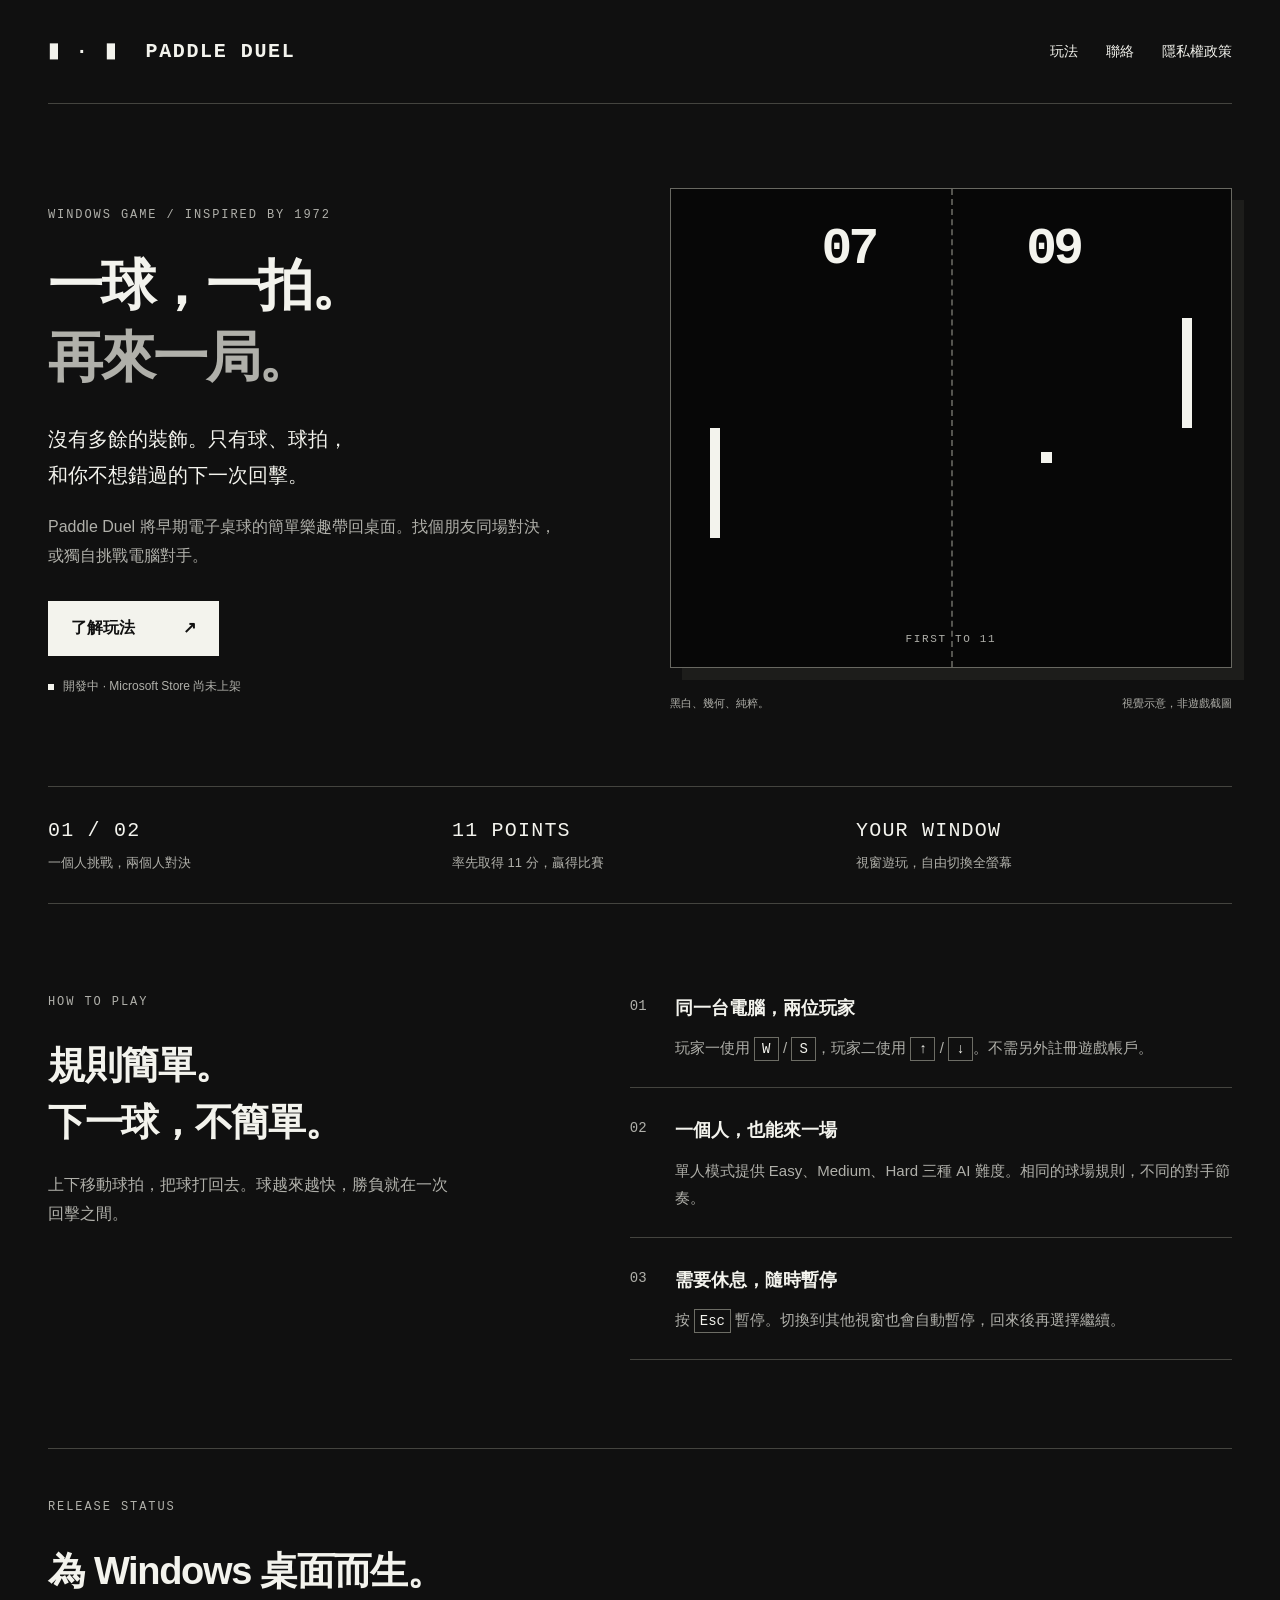
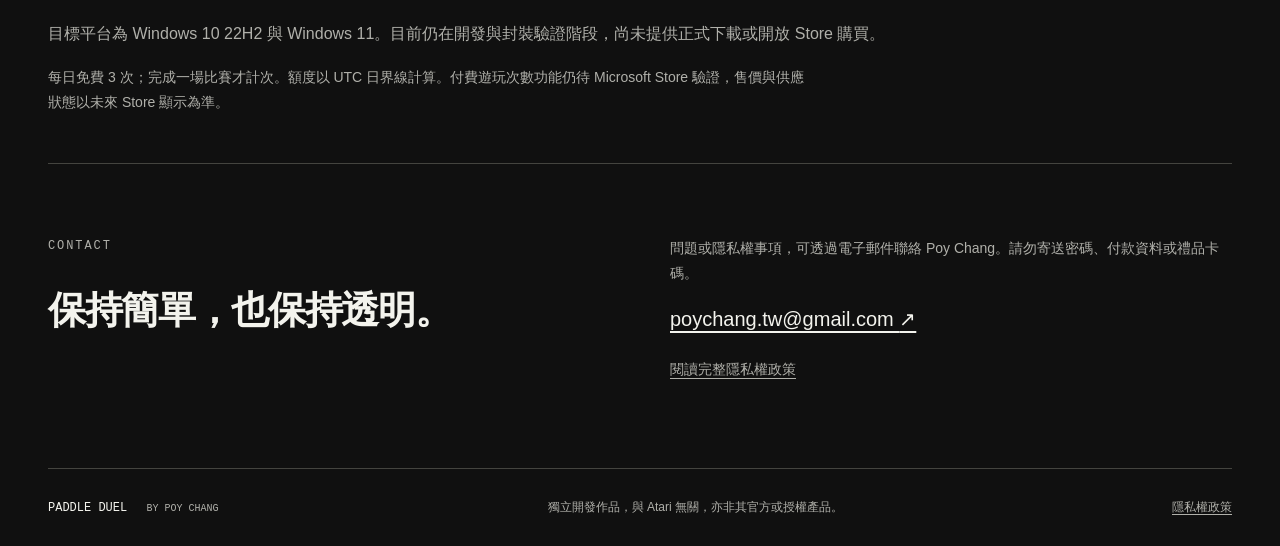
<file: sites/index.html>
<!doctype html>
<html lang="zh-Hant">
<head>
  <meta charset="utf-8">
  <meta name="viewport" content="width=device-width, initial-scale=1">
  <meta name="description" content="Paddle Duel：受 1972 年早期電子桌球啟發的 Windows 遊戲。本機雙人、單人 AI，以及純粹的黑白對決。">
  <meta name="color-scheme" content="dark">
  <title>Paddle Duel — 一球，一拍，再來一局。</title>
  <link rel="icon" href="./favicon.svg" type="image/svg+xml">
  <link rel="stylesheet" href="./styles.css">
</head>
<body>
  <a class="skip-link" href="#main">跳至主要內容</a>
  <header class="site-header wrap">
    <a class="brand" href="./index.html" aria-label="Paddle Duel 首頁"><span class="brand-mark" aria-hidden="true">▮ · ▮</span> PADDLE DUEL</a>
    <nav aria-label="主要導覽">
      <a href="#play">玩法</a>
      <a href="#contact">聯絡</a>
      <a href="./privacy.html">隱私權政策</a>
    </nav>
  </header>
  <main id="main" tabindex="-1">
    <section class="hero wrap" aria-labelledby="hero-title">
      <div class="hero-copy">
        <p class="eyebrow">WINDOWS GAME / INSPIRED BY 1972</p>
        <h1 id="hero-title">一球，一拍。<br><span>再來一局。</span></h1>
        <p class="intro">沒有多餘的裝飾。只有球、球拍，<br class="desktop-break">和你不想錯過的下一次回擊。</p>
        <p class="hero-description">Paddle Duel 將早期電子桌球的簡單樂趣帶回桌面。找個朋友同場對決，或獨自挑戰電腦對手。</p>
        <a class="button" href="#play">了解玩法 <span aria-hidden="true">↗</span></a>
        <p class="release-note"><span class="status-dot" aria-hidden="true"></span> 開發中 · Microsoft Store 尚未上架</p>
      </div>
      <figure class="court-figure">
        <div class="court" aria-hidden="true">
          <div class="court-score"><span>07</span><span>09</span></div>
          <div class="center-line"></div>
          <div class="paddle paddle-left"></div>
          <div class="paddle paddle-right"></div>
          <div class="ball"></div>
          <span class="court-label">FIRST TO 11</span>
        </div>
        <figcaption>黑白、幾何、純粹。<span>視覺示意，非遊戲截圖</span></figcaption>
      </figure>
    </section>
    <section class="facts wrap" aria-label="遊戲特色">
      <div><span class="fact-number">01 / 02</span><span>一個人挑戰，兩個人對決</span></div>
      <div><span class="fact-number">11 POINTS</span><span>率先取得 11 分，贏得比賽</span></div>
      <div><span class="fact-number">YOUR WINDOW</span><span>視窗遊玩，自由切換全螢幕</span></div>
    </section>
    <section class="play-section wrap" id="play" aria-labelledby="play-title">
      <div class="section-heading">
        <p class="eyebrow">HOW TO PLAY</p>
        <h2 id="play-title">規則簡單。<br>下一球，不簡單。</h2>
        <p>上下移動球拍，把球打回去。球越來越快，勝負就在一次回擊之間。</p>
      </div>
      <div class="play-details">
        <article>
          <span class="detail-index">01</span>
          <div><h3>同一台電腦，兩位玩家</h3><p>玩家一使用 <kbd>W</kbd> / <kbd>S</kbd>，玩家二使用 <kbd>↑</kbd> / <kbd>↓</kbd>。不需另外註冊遊戲帳戶。</p></div>
        </article>
        <article>
          <span class="detail-index">02</span>
          <div><h3>一個人，也能來一場</h3><p>單人模式提供 Easy、Medium、Hard 三種 AI 難度。相同的球場規則，不同的對手節奏。</p></div>
        </article>
        <article>
          <span class="detail-index">03</span>
          <div><h3>需要休息，隨時暫停</h3><p>按 <kbd>Esc</kbd> 暫停。切換到其他視窗也會自動暫停，回來後再選擇繼續。</p></div>
        </article>
      </div>
    </section>
    <section class="availability wrap" aria-labelledby="availability-title">
      <p class="eyebrow">RELEASE STATUS</p>
      <h2 id="availability-title">為 Windows 桌面而生。</h2>
      <p>目標平台為 Windows 10 22H2 與 Windows 11。目前仍在開發與封裝驗證階段，尚未提供正式下載或開放 Store 購買。</p>
      <p>每日免費 3 次；完成一場比賽才計次。額度以 UTC 日界線計算。付費遊玩次數功能仍待 Microsoft Store 驗證，售價與供應狀態以未來 Store 顯示為準。</p>
    </section>
    <section class="contact wrap" id="contact" aria-labelledby="contact-title">
      <div><p class="eyebrow">CONTACT</p><h2 id="contact-title">保持簡單，也保持透明。</h2></div>
      <div>
        <p>問題或隱私權事項，可透過電子郵件聯絡 Poy Chang。請勿寄送密碼、付款資料或禮品卡碼。</p>
        <a class="text-link" href="mailto:poychang.tw@gmail.com">poychang.tw@gmail.com <span aria-hidden="true">↗</span></a>
        <p><a href="./privacy.html">閱讀完整隱私權政策</a></p>
      </div>
    </section>
  </main>
  <footer class="site-footer wrap">
    <p>PADDLE DUEL <span>BY POY CHANG</span></p>
    <p>獨立開發作品，與 Atari 無關，亦非其官方或授權產品。</p>
    <a href="./privacy.html">隱私權政策</a>
  </footer>
</body>
</html>
</file>
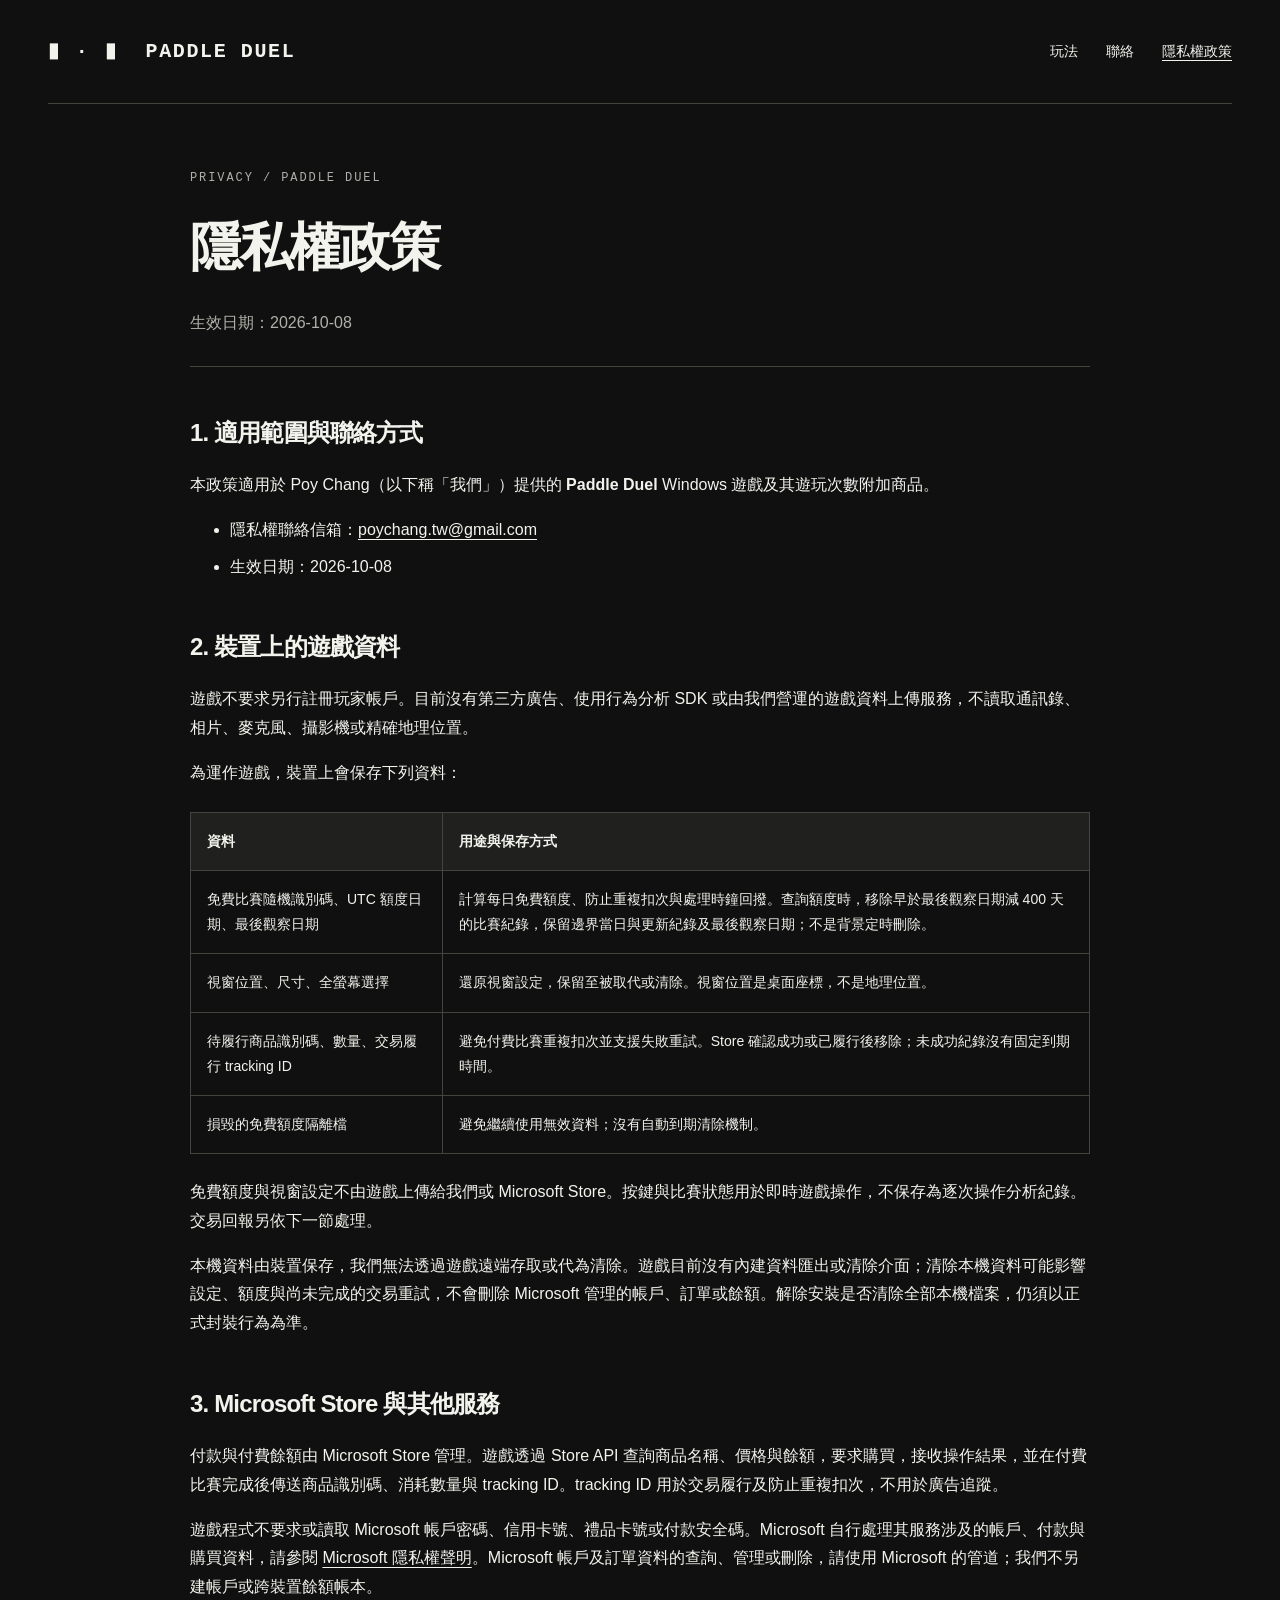
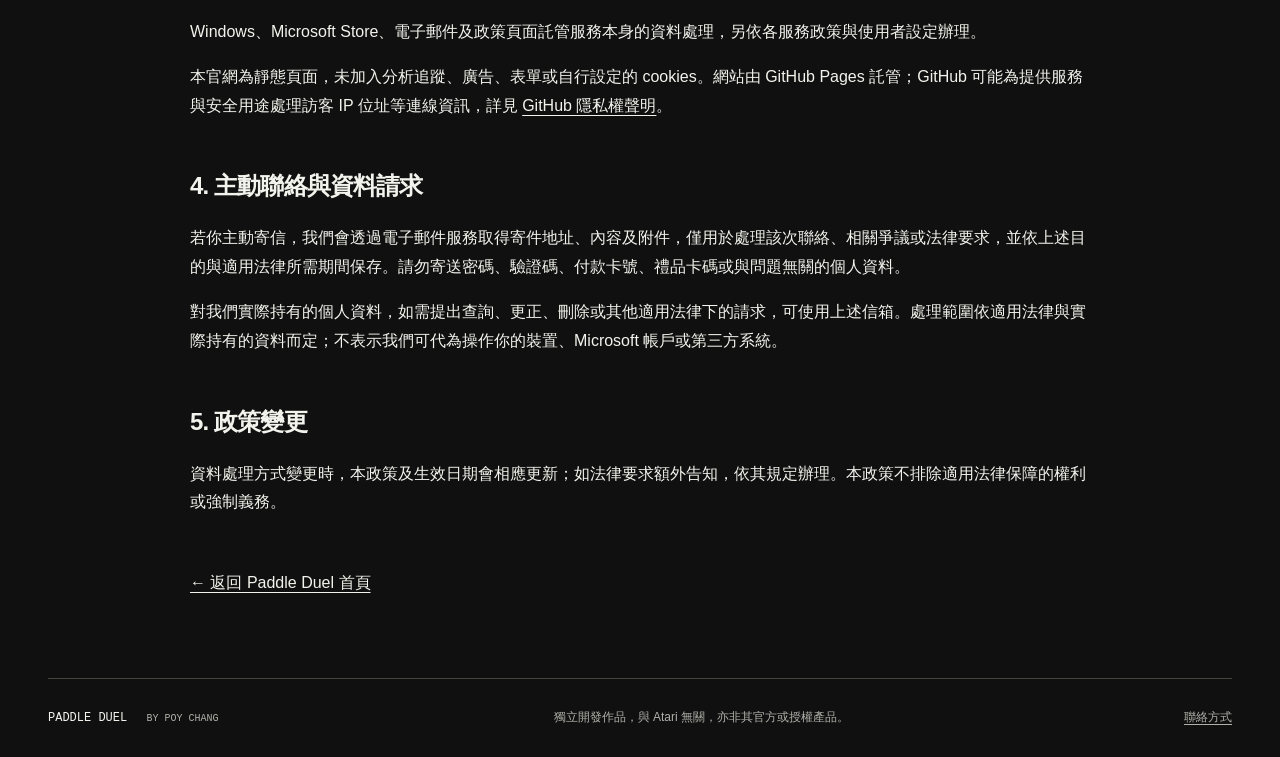
<file: sites/privacy.html>
<!doctype html>
<html lang="zh-Hant">
<head>
  <meta charset="utf-8">
  <meta name="viewport" content="width=device-width, initial-scale=1">
  <meta name="description" content="Paddle Duel 隱私權政策：本機遊戲資料、Microsoft Store 交易處理與隱私權聯絡方式。">
  <meta name="color-scheme" content="dark">
  <title>隱私權政策 — Paddle Duel</title>
  <link rel="icon" href="./favicon.svg" type="image/svg+xml">
  <link rel="stylesheet" href="./styles.css">
</head>
<body>
  <a class="skip-link" href="#main">跳至主要內容</a>
  <header class="site-header wrap">
    <a class="brand" href="./index.html" aria-label="Paddle Duel 首頁"><span class="brand-mark" aria-hidden="true">▮ · ▮</span> PADDLE DUEL</a>
    <nav aria-label="主要導覽">
      <a href="./index.html#play">玩法</a>
      <a href="./index.html#contact">聯絡</a>
      <a href="./privacy.html" aria-current="page">隱私權政策</a>
    </nav>
  </header>
  <main class="policy wrap" id="main" tabindex="-1">
    <p class="eyebrow">PRIVACY / PADDLE DUEL</p>
    <h1>隱私權政策</h1>
    <p class="policy-meta">生效日期：<time datetime="2026-10-08">2026-10-08</time></p>
    <article id="policy-content" aria-label="Paddle Duel 隱私權政策全文">
      <h2>1. 適用範圍與聯絡方式</h2>
      <p>本政策適用於 Poy Chang（以下稱「我們」）提供的 <strong>Paddle Duel</strong> Windows 遊戲及其遊玩次數附加商品。</p>
      <ul>
        <li>隱私權聯絡信箱：<a href="mailto:poychang.tw@gmail.com">poychang.tw@gmail.com</a></li>
        <li>生效日期：<time datetime="2026-10-08">2026-10-08</time></li>
      </ul>
      <h2>2. 裝置上的遊戲資料</h2>
      <p>遊戲不要求另行註冊玩家帳戶。目前沒有第三方廣告、使用行為分析 SDK 或由我們營運的遊戲資料上傳服務，不讀取通訊錄、相片、麥克風、攝影機或精確地理位置。</p>
      <p>為運作遊戲，裝置上會保存下列資料：</p>
      <div class="table-scroll" role="region" aria-label="本機資料用途與保存方式">
        <table>
          <thead><tr><th scope="col">資料</th><th scope="col">用途與保存方式</th></tr></thead>
          <tbody>
            <tr><td>免費比賽隨機識別碼、UTC 額度日期、最後觀察日期</td><td>計算每日免費額度、防止重複扣次與處理時鐘回撥。查詢額度時，移除早於最後觀察日期減 400 天的比賽紀錄，保留邊界當日與更新紀錄及最後觀察日期；不是背景定時刪除。</td></tr>
            <tr><td>視窗位置、尺寸、全螢幕選擇</td><td>還原視窗設定，保留至被取代或清除。視窗位置是桌面座標，不是地理位置。</td></tr>
            <tr><td>待履行商品識別碼、數量、交易履行 tracking ID</td><td>避免付費比賽重複扣次並支援失敗重試。Store 確認成功或已履行後移除；未成功紀錄沒有固定到期時間。</td></tr>
            <tr><td>損毀的免費額度隔離檔</td><td>避免繼續使用無效資料；沒有自動到期清除機制。</td></tr>
          </tbody>
        </table>
      </div>
      <p>免費額度與視窗設定不由遊戲上傳給我們或 Microsoft Store。按鍵與比賽狀態用於即時遊戲操作，不保存為逐次操作分析紀錄。交易回報另依下一節處理。</p>
      <p>本機資料由裝置保存，我們無法透過遊戲遠端存取或代為清除。遊戲目前沒有內建資料匯出或清除介面；清除本機資料可能影響設定、額度與尚未完成的交易重試，不會刪除 Microsoft 管理的帳戶、訂單或餘額。解除安裝是否清除全部本機檔案，仍須以正式封裝行為為準。</p>
      <h2>3. Microsoft Store 與其他服務</h2>
      <p>付款與付費餘額由 Microsoft Store 管理。遊戲透過 Store API 查詢商品名稱、價格與餘額，要求購買，接收操作結果，並在付費比賽完成後傳送商品識別碼、消耗數量與 tracking ID。tracking ID 用於交易履行及防止重複扣次，不用於廣告追蹤。</p>
      <p>遊戲程式不要求或讀取 Microsoft 帳戶密碼、信用卡號、禮品卡號或付款安全碼。Microsoft 自行處理其服務涉及的帳戶、付款與購買資料，請參閱 <a href="https://privacy.microsoft.com/privacystatement">Microsoft 隱私權聲明</a>。Microsoft 帳戶及訂單資料的查詢、管理或刪除，請使用 Microsoft 的管道；我們不另建帳戶或跨裝置餘額帳本。</p>
      <p>Windows、Microsoft Store、電子郵件及政策頁面託管服務本身的資料處理，另依各服務政策與使用者設定辦理。</p>
      <p>本官網為靜態頁面，未加入分析追蹤、廣告、表單或自行設定的 cookies。網站由 GitHub Pages 託管；GitHub 可能為提供服務與安全用途處理訪客 IP 位址等連線資訊，詳見 <a href="https://docs.github.com/en/site-policy/privacy-policies/github-general-privacy-statement">GitHub 隱私權聲明</a>。</p>
      <h2>4. 主動聯絡與資料請求</h2>
      <p>若你主動寄信，我們會透過電子郵件服務取得寄件地址、內容及附件，僅用於處理該次聯絡、相關爭議或法律要求，並依上述目的與適用法律所需期間保存。請勿寄送密碼、驗證碼、付款卡號、禮品卡碼或與問題無關的個人資料。</p>
      <p>對我們實際持有的個人資料，如需提出查詢、更正、刪除或其他適用法律下的請求，可使用上述信箱。處理範圍依適用法律與實際持有的資料而定；不表示我們可代為操作你的裝置、Microsoft 帳戶或第三方系統。</p>
      <h2>5. 政策變更</h2>
      <p>資料處理方式變更時，本政策及生效日期會相應更新；如法律要求額外告知，依其規定辦理。本政策不排除適用法律保障的權利或強制義務。</p>
    </article>
    <a class="back-link" href="./index.html">← 返回 Paddle Duel 首頁</a>
  </main>
  <footer class="site-footer wrap">
    <p>PADDLE DUEL <span>BY POY CHANG</span></p>
    <p>獨立開發作品，與 Atari 無關，亦非其官方或授權產品。</p>
    <a href="./index.html#contact">聯絡方式</a>
  </footer>
</body>
</html>
</file>
<file: sites/styles.css>
:root {
  color-scheme: dark;
  --background: #101010;
  --foreground: #f3f3ed;
  --muted: #b0b0aa;
  --line: #44443f;
  font-family: "Segoe UI", "Microsoft JhengHei", sans-serif;
  background: var(--background);
  color: var(--foreground);
}

* { box-sizing: border-box; }
body { margin: 0; line-height: 1.8; }
a { color: inherit; text-underline-offset: .25em; }
a:hover { text-decoration-thickness: 2px; }
a:focus-visible, [tabindex]:focus-visible { outline: 3px solid var(--foreground); outline-offset: 6px; }
::selection { background: var(--foreground); color: var(--background); }
.wrap { width: min(1200px, calc(100% - 96px)); margin-inline: auto; }
.skip-link { position: fixed; top: 12px; left: 12px; padding: 12px 20px; background: var(--foreground); color: var(--background); transform: translateY(-180%); z-index: 2; }
.skip-link:focus { transform: translateY(0); }
.site-header { display: flex; align-items: center; justify-content: space-between; gap: 24px; min-height: 104px; border-bottom: 1px solid var(--line); }
.brand { font-family: Consolas, monospace; font-weight: 700; font-size: 20px; letter-spacing: .08em; text-decoration: none; white-space: nowrap; }
.brand-mark { margin-right: 14px; letter-spacing: .12em; }
nav { display: flex; flex-wrap: wrap; gap: 28px; font-size: 14px; }
nav a { text-decoration: none; }
nav a:hover, nav a[aria-current="page"] { text-decoration: underline; }
.eyebrow { font-family: Consolas, monospace; font-size: 12px; letter-spacing: .16em; color: var(--muted); margin: 0 0 24px; }
.hero { display: grid; grid-template-columns: 1fr 1fr; align-items: center; gap: 60px; padding-block: 84px 72px; }
h1, h2, h3, p, figure { margin-top: 0; }
h1 { font-size: clamp(42px, 4.3vw, 68px); line-height: 1.3; letter-spacing: -.045em; margin-bottom: 28px; }
h1 span { color: var(--muted); }
.intro { font-size: 20px; margin-bottom: 20px; }
.hero-description { color: var(--muted); max-width: 32em; margin-bottom: 30px; }
.button { display: inline-flex; align-items: center; gap: 48px; background: var(--foreground); color: var(--background); padding: 12px 22px; font-weight: 700; text-decoration: none; border: 1px solid var(--foreground); }
.button:hover { background: var(--background); color: var(--foreground); }
.release-note { font-size: 12px; color: var(--muted); margin: 20px 0 0; }
.status-dot { display: inline-block; width: 6px; height: 6px; margin-right: 6px; background: var(--foreground); }
.court-figure { margin: 0; }
.court { aspect-ratio: 1.17; position: relative; background: #070707; border: 1px solid #686861; box-shadow: 12px 12px 0 #1d1d1b; overflow: hidden; }
.court-score { display: flex; justify-content: space-evenly; font: 700 clamp(30px, 4vw, 60px)/1 Consolas, monospace; padding-top: 35px; letter-spacing: -.07em; }
.center-line { position: absolute; left: 50%; top: 0; bottom: 0; border-left: 2px dashed #54544f; }
.paddle { position: absolute; width: 10px; height: 23%; background: var(--foreground); }
.paddle-left { left: 7%; top: 50%; }
.paddle-right { right: 7%; top: 27%; }
.ball { position: absolute; left: 66%; top: 55%; width: 11px; aspect-ratio: 1; background: var(--foreground); }
.court-label { position: absolute; bottom: 22px; left: 0; right: 0; text-align: center; color: var(--muted); font: 11px Consolas, monospace; letter-spacing: .15em; }
figcaption { display: flex; justify-content: space-between; flex-wrap: wrap; gap: 8px; color: var(--muted); font-size: 11px; margin-top: 26px; }
.facts { display: grid; grid-template-columns: repeat(3, 1fr); border-block: 1px solid var(--line); padding-block: 28px; gap: 28px; }
.facts > div { display: flex; flex-direction: column; gap: 4px; font-size: 13px; color: var(--muted); }
.fact-number { font: 20px/1.6 Consolas, monospace; letter-spacing: .06em; color: var(--foreground); }
.play-section { display: grid; grid-template-columns: 1fr 1.2fr; gap: 80px; padding-block: 88px; }
h2 { font-size: clamp(26px, 3vw, 38px); line-height: 1.5; letter-spacing: -.035em; margin-bottom: 20px; }
.section-heading > p:last-child { color: var(--muted); max-width: 25em; }
.play-details article { display: flex; gap: 28px; border-bottom: 1px solid var(--line); padding: 26px 0; }
.play-details article:first-child { padding-top: 0; }
.detail-index { font: 14px/2 Consolas, monospace; color: var(--muted); }
h3 { font-size: 18px; margin-bottom: 10px; }
.play-details p { font-size: 15px; color: var(--muted); margin-bottom: 0; }
kbd { display: inline-block; min-width: 25px; padding: 0 5px; border: 1px solid #6d6d65; color: var(--foreground); font: 14px/1.6 Consolas, monospace; text-align: center; }
.availability { border-block: 1px solid var(--line); padding-block: 48px; }
.availability > p:not(.eyebrow) { max-width: 55em; color: var(--muted); }
.availability > p:last-child { margin-bottom: 0; font-size: 14px; }
.contact { display: grid; grid-template-columns: 1fr 1fr; gap: 60px; padding-block: 72px; }
.contact p:not(.eyebrow) { color: var(--muted); font-size: 14px; }
.text-link { font-size: 20px; overflow-wrap: anywhere; }
.contact .text-link + p { margin-top: 20px; }
.site-footer { display: flex; flex-wrap: wrap; align-items: baseline; justify-content: space-between; gap: 12px 24px; padding-block: 28px; border-top: 1px solid var(--line); font-size: 12px; color: var(--muted); }
.site-footer p { margin: 0; }
.site-footer p:first-child { font-family: Consolas, monospace; color: var(--foreground); }
.site-footer span { margin-left: 12px; color: var(--muted); font-size: 10px; }
.policy { max-width: 900px; padding-block: 64px 80px; }
.policy h1 { font-size: clamp(32px, 5vw, 52px); }
.policy .policy-meta { color: var(--muted); border-bottom: 1px solid var(--line); padding-bottom: 28px; }
.policy h2 { font-size: 24px; margin-top: 48px; }
.policy p, .policy li { overflow-wrap: anywhere; }
.policy li { margin-block: 8px; }
.policy .table-scroll { overflow-x: auto; margin-block: 24px; }
table { border-collapse: collapse; width: 100%; font-size: 14px; }
th, td { padding: 16px; border: 1px solid var(--line); text-align: left; vertical-align: top; }
th { background: #20201e; }
td:first-child { width: 28%; }
.policy .back-link { display: inline-block; margin-top: 36px; }

@media (max-width: 900px) {
  .wrap { width: calc(100% - 48px); }
  .hero { gap: 32px; padding-block: 56px; }
  .play-section { gap: 36px; }
  .brand-mark { display: none; }
}

@media (max-width: 640px) {
  .wrap { width: calc(100% - 40px); }
  .site-header { flex-direction: column; align-items: flex-start; justify-content: center; gap: 12px; padding-block: 24px; }
  nav { gap: 24px; }
  .hero { grid-template-columns: 1fr; gap: 42px; padding-block: 44px; }
  h1 { font-size: clamp(38px, 10vw, 56px); }
  .court { max-width: 460px; box-shadow: 6px 6px 0 #1d1d1b; }
  .court-score { font-size: 44px; }
  .facts { grid-template-columns: 1fr; gap: 22px; }
  .facts > div { gap: 0; }
  .play-section, .contact { grid-template-columns: 1fr; gap: 26px; padding-block: 48px; }
  .section-heading > p:last-child { max-width: none; }
  .availability { padding-block: 36px; }
  .desktop-break { display: none; }
  .policy { padding-block: 40px; }
  .policy h2 { font-size: 21px; }
  th, td { padding: 10px; }
  td:first-child { width: 32%; }
}
</file>
